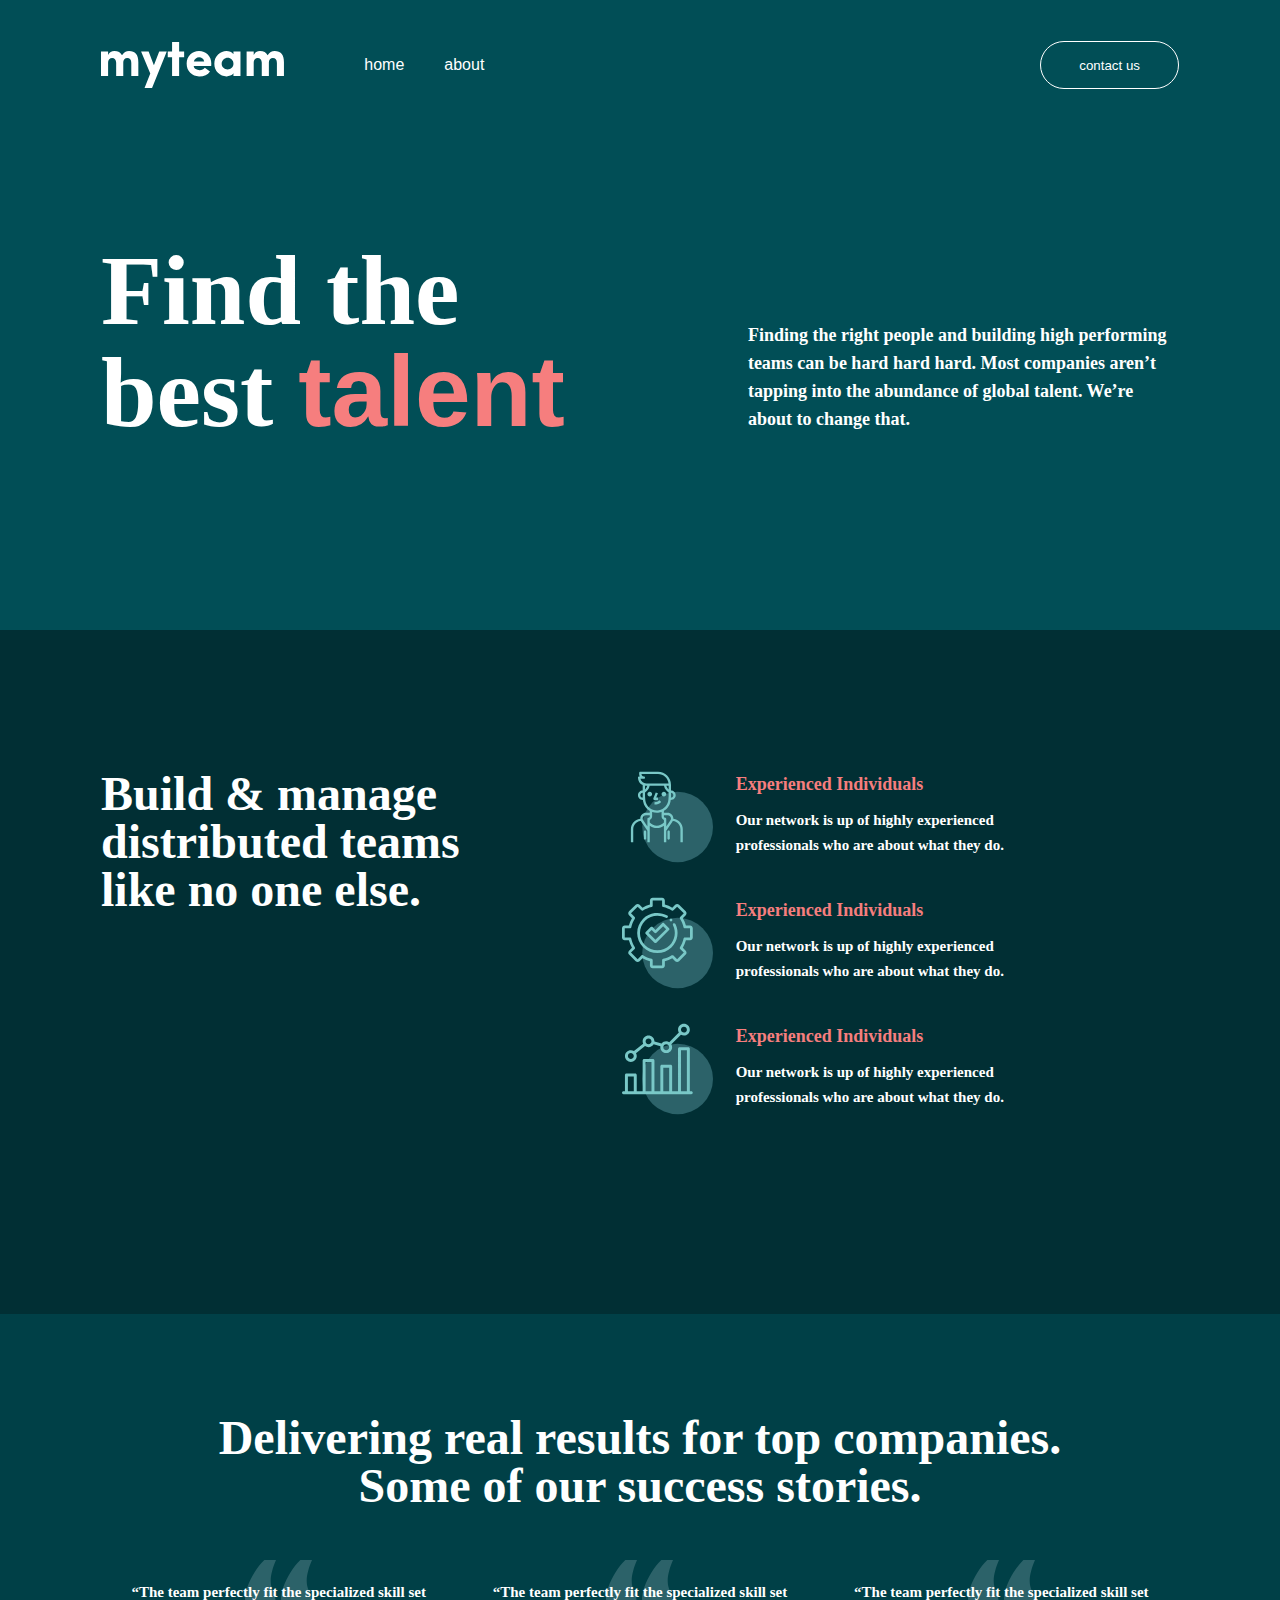
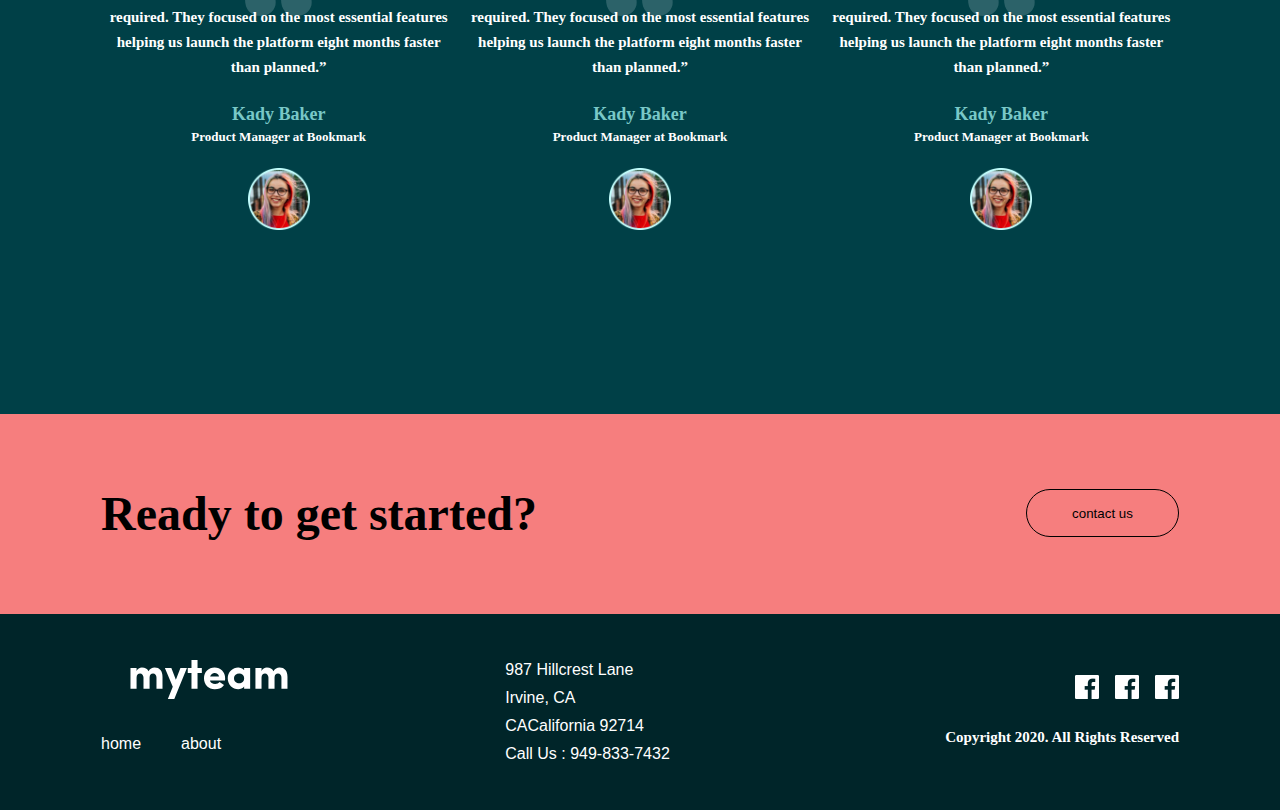
<file: index.html>
<!DOCTYPE html>
<html lang="en">
<head>
    <meta charset="UTF-8">
    <meta name="viewport" content="width=device-width, initial-scale=1.0">
    <title>Document</title>
    <link rel="stylesheet" href="/css/main.min.css">
</head>
<body>
    <header class="header">
        <div class="container">
            <nav class="navbar">
                <div class="navbar__logo">
                    <img src="./assets/myteam-logo.svg" alt="">
                </div>
                <div class="navbar__collections">
                    <ul class="navbar__collections__item">
                        <li class="navbar__list"><a href="#">home</a></li>
                        <li class="navbar__list"><a href="/about.html">about</a></li>
                    </ul>
                </div>
                <div class="navbar__contact">
                    <button><a href="/contact.html">contact us</a></button>
                </div>
                <img class="hamburger__menu" src="/assets/Group 2 (1).png" alt="">
            </nav>
        </div>
    </header>

    <main class="main">
        <section class="section">
            <div class="container">
                <div class="hero">
                    <div class="hero__title">
                        <p>Find the best <b style="color:#F67E7E;">talent</b></p>
                    </div>
                    <div class="hero__text">
                        <p>Finding the right people and building high performing teams can be hard hard hard. Most companies aren’t tapping into the abundance of global talent. We’re about to change that.</p>
                    </div>
                </div>
            </div>
        </section>

        <section class="section__main">
            <div class="container">
                <div class="about">
                    <div class="about__title">
                        <p>Build & manage distributed teams like no one else.</p>
                    </div>
                    <div class="about__text">
                        <div class="about__text__first">
                            <div class="about__text__first__img"><img src="./assets/Group 11.svg" alt=""></div>
                            <div class="about__text__first__title">
                                <p>Experienced Individuals</p>
                                <p class="first__text">Our network is  up of highly experienced professionals who are about what they do.</p>
                            </div>

                        </div>
                        <div class="about__text__first">
                            <div class="about__text__first__img"><img src="./assets/Group 12.svg" alt=""></div>
                            <div class="about__text__first__title">
                                <p>Experienced Individuals</p>
                                <p class="first__text">Our network is  up of highly experienced professionals who are about what they do.</p>
                            </div>

                        </div>
                        <div class="about__text__first">
                            <div class="about__text__first__img"><img src="./assets/Group 13.svg" alt=""></div>
                            <div class="about__text__first__title">
                                <p>Experienced Individuals</p>
                                <p class="first__text">Our network is  up of highly experienced professionals who are about what they do.</p>
                            </div>

                        </div>
                        
                    </div>
                </div>
            </div>
        </section>

        <section class="section__mainn">
            <div class="container">
                <div class="result">
                    
                    <div class="result__title">
                        <p>Delivering real results for top companies. Some of our success stories.</p>
                    </div>
                    <div class="result__bottom">
                        <div class="result__card">
                            <div class="result__img">
                                <img src="/assets/“.svg" alt="">
                            </div>
                            <div class="result__card__text">
                                <p> “The team perfectly fit the specialized skill set required. They focused on the most essential features helping us launch the platform eight months faster than planned.”</p>
                            </div>
                            <div class="result__card__title">
                                <p>Kady Baker</p>
                                <p id="second">Product Manager at Bookmark</p>
                            </div>
                            <div class="result__card__img">
                                <img src="/assets/Oval@2x.png" alt="">
                            </div>
                        </div>
                        <div class="result__card">
                            <div class="result__img">
                                <img src="/assets/“.svg" alt="">
                            </div>
                            <div class="result__card__text">
                                <p> “The team perfectly fit the specialized skill set required. They focused on the most essential features helping us launch the platform eight months faster than planned.”</p>
                            </div>
                            <div class="result__card__title">
                                <p>Kady Baker</p>
                                <p id="second">Product Manager at Bookmark</p>
                            </div>
                            <div class="result__card__img">
                                <img src="/assets/Oval@2x.png" alt="">
                            </div>
                        </div>
                        <div class="result__card">
                            <div class="result__img">
                                <img src="/assets/“.svg" alt="">
                            </div>
                            <div class="result__card__text">
                                <p> “The team perfectly fit the specialized skill set required. They focused on the most essential features helping us launch the platform eight months faster than planned.”</p>
                            </div>
                            <div class="result__card__title">
                                <p>Kady Baker</p>
                                <p id="second">Product Manager at Bookmark</p>
                            </div>
                            <div class="result__card__img">
                                <img src="/assets/Oval@2x.png" alt="">
                            </div>
                        </div>
                    </div>
                </div>
            </div>
        </section>

        <section class="contact">
            <div class="container">
                <div class="contact__wrapper">
                    <div class="contact__wrapper__title">
                        <p>Ready to get started?</p>
                    </div>
                    <div class="contact__btn">
                        <button>contact us</button>
                    </div>
                </div>
            </div>
        </section>

    </main>

    <footer class="footer">
            <div class="container">
                <div class="footer__wrapper">
                    <div class="footer__card">
                        <div class="footer__card__logo"><img src="/assets/myteam-logo.svg" alt=""></div>
                        <div class="footer__link">
                            <li class="footer__list"><a href="#">home</a></li>
                            <li class="footer__list"><a href="#">about</a></li>
                        </div>
                    </div>
                    <div class="footer__card">
                        <ul class="footer__collection">
                            <li class="footer__list__second"><a href="#">987  Hillcrest Lane</a></li>
                                <li class="footer__list__second"><a href="#">Irvine, CA</a></li>
                                    <li class="footer__list__second"><a href="#">CACalifornia 92714</a></li>
                                    <li class="footer__list__second"><a href="#">Call Us : 949-833-7432</a></li>
                        </ul>
                    </div>

                    <div class="footer__card">
                        <div class="footer__card__images">
                            <img src="/assets/Path@2x.png" alt="">
                            <img src="/assets/Path@2x.png" alt="">
                            <img src="/assets/Path@2x.png" alt="">
                        </div>
                        <p class="footer__text">Copyright 2020. All Rights Reserved</p>
                    </div>
                </div>
            </div>
    </footer>

</body>
</html>
</file>
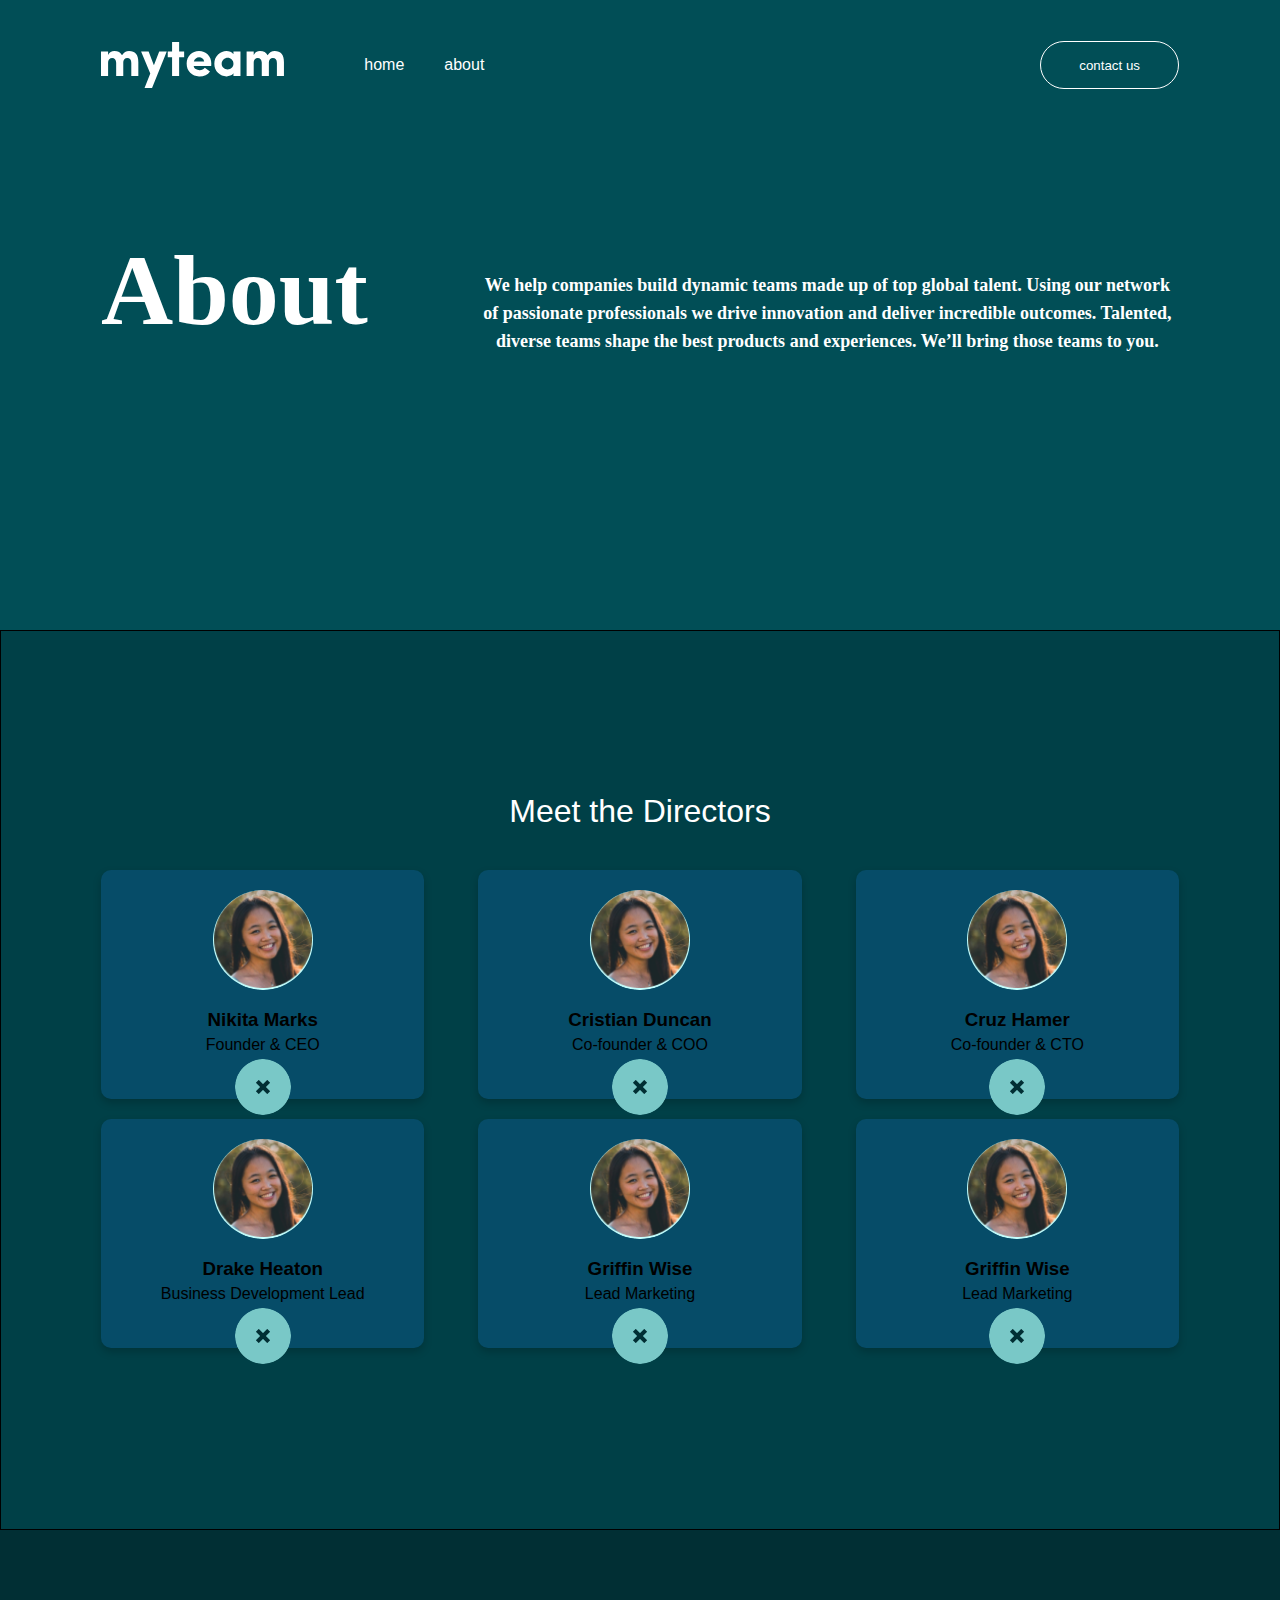
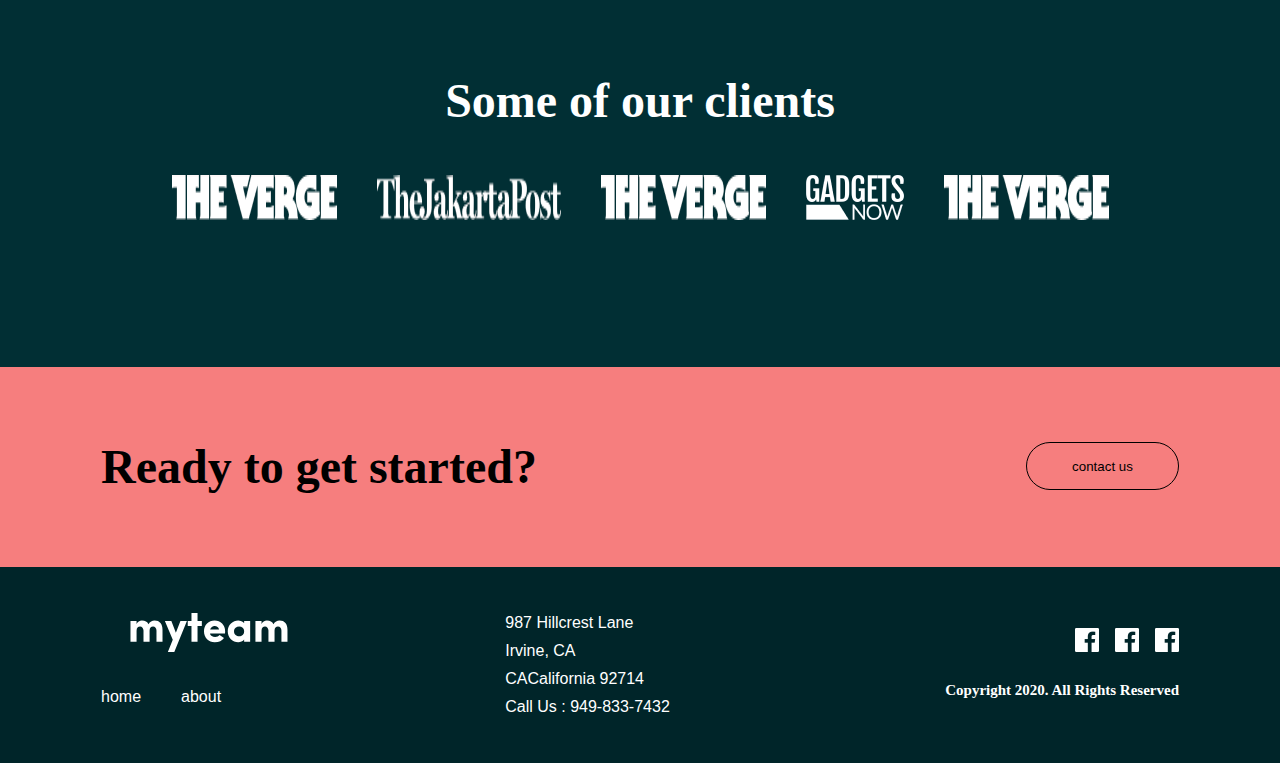
<file: about.html>
<!DOCTYPE html>
<html lang="en">
<head>
    <meta charset="UTF-8">
    <meta name="viewport" content="width=device-width, initial-scale=1.0">
    <title>Document</title>
    <link rel="stylesheet" href="./css/main.min.css">
</head>
<body>
    <header class="header">
        <div class="container">
            <nav class="navbar">
                <div class="navbar__logo">
                    <img src="./assets/myteam-logo.svg" alt="">
                </div>
                <div class="navbar__collections">
                    <ul class="navbar__collections__item">
                        <li class="navbar__list"><a href="/index.html">home</a></li>
                        <li class="navbar__list"><a href="#">about</a></li>
                    </ul>
                </div>
                <div class="navbar__contact">
                    <button><a href="/contact.html">contact us</a></button>
                </div>
                <img class="hamburger__menu" src="/assets/Group 2 (1).png" alt="">
            </nav>
        </div>
    </header>

    <main class="main">
        <section class="section">
            <div class="container">
                <div class="hero">
                    <div class="hero__title">
                        <p>About</p>
                    </div>
                    <div class="hero__text__second">
                        <p>We help companies build dynamic teams made up of top global talent. Using our network of passionate professionals we drive innovation and deliver incredible outcomes. Talented, diverse teams shape the best products and experiences. We’ll bring those teams to you.</p>
                    </div>
                </div>
            </div>
        </section>

        <section class="about__card">
            <div class="container">
                <div class="title">Meet the Directors</div>
                <div class="directors">
                    <div class="director">
                        <img src="/assets/Oval.png" alt="Nikita Marks">
                        <h3>Nikita Marks</h3>
                        <p>Founder & CEO</p>
                        <img style="width: 56px;height: 56px;margin-bottom: -40px;" src="/assets/Group 13 (1).png" alt="">
                    </div>
                    <div class="director">
                        <img src="/assets/Oval.png" alt="Cristian Duncan">
                        <h3>Cristian Duncan</h3>
                        <p>Co-founder & COO</p>
                        <img style="width: 56px;height: 56px;margin-bottom: -40px;" src="/assets/Group 13 (1).png" alt="">
                    </div>
                    <div class="director">
                        <img src="/assets/Oval.png" alt="Cruz Hamer">
                        <h3>Cruz Hamer</h3>
                        <p>Co-founder & CTO</p>
                        <img style="width: 56px;height: 56px;margin-bottom: -40px;" src="/assets/Group 13 (1).png" alt="">
                    </div>
                    <div class="director">
                        <img src="/assets/Oval.png" alt="Drake Heaton">
                        <h3>Drake Heaton</h3>
                        <p>Business Development Lead</p>
                        <img style="width: 56px;height: 56px;margin-bottom: -40px;" src="/assets/Group 13 (1).png" alt="">
                    </div>
                    <div class="director">
                        <img src="/assets/Oval.png" alt="Griffin Wise">
                        <h3>Griffin Wise</h3>
                        <p>Lead Marketing</p>
                        <img style="width: 56px;height: 56px;margin-bottom: -40px;" src="/assets/Group 13 (1).png" alt="">
                    </div>

                    <div class="director">
                        <img src="/assets/Oval.png" alt="Griffin Wise">
                        <h3>Griffin Wise</h3>
                        <p>Lead Marketing</p>
                        <img style="width: 56px;height: 56px;margin-bottom: -40px;" src="/assets/Group 13 (1).png" alt="">
                    </div>
                   
                </div>
            </div>
        </section>

        <section class="client">
            <div class="container">
                <div class="wrapper__clients">
                    <h2>Some of our clients</h2>
                    <div class="clients">
                        <img src="/assets/Object.png" alt="The Verge">
                        <img src="/assets/jakarta.png" alt="The Jakarta Post">
                        <img src="/assets/Object.png" alt="The Guardian">
                        <img src="/assets/gadgets-now.png" alt="TechRadar">
                        <img src="/assets/Object.png" alt="Gadgets Now">
                    </div>
                </div>
            </div>
        </section>

        <section class="contact">
            <div class="container">
                <div class="contact__wrapper">
                    <div class="contact__wrapper__title">
                        <p>Ready to get started?</p>
                    </div>
                    <div class="contact__btn">
                        <button>contact us</button>
                    </div>
                </div>
            </div>
        </section>
    </main>

    <footer class="footer">
        <div class="container">
            <div class="footer__wrapper">
                <div class="footer__card">
                    <div class="footer__card__logo"><img src="/assets/myteam-logo.svg" alt=""></div>
                    <div class="footer__link">
                        <li class="footer__list"><a href="#">home</a></li>
                        <li class="footer__list"><a href="#">about</a></li>
                    </div>
                </div>
                <div class="footer__card">
                    <ul class="footer__collection">
                        <li class="footer__list__second"><a href="#">987  Hillcrest Lane</a></li>
                            <li class="footer__list__second"><a href="#">Irvine, CA</a></li>
                                <li class="footer__list__second"><a href="#">CACalifornia 92714</a></li>
                                <li class="footer__list__second"><a href="#">Call Us : 949-833-7432</a></li>
                    </ul>
                </div>

                <div class="footer__card">
                    <div class="footer__card__images">
                        <img src="/assets/Path@2x.png" alt="">
                        <img src="/assets/Path@2x.png" alt="">
                        <img src="/assets/Path@2x.png" alt="">
                    </div>
                    <p class="footer__text">Copyright 2020. All Rights Reserved</p>
                </div>
            </div>
        </div>
</footer>
    
</body>
</html>
</file>
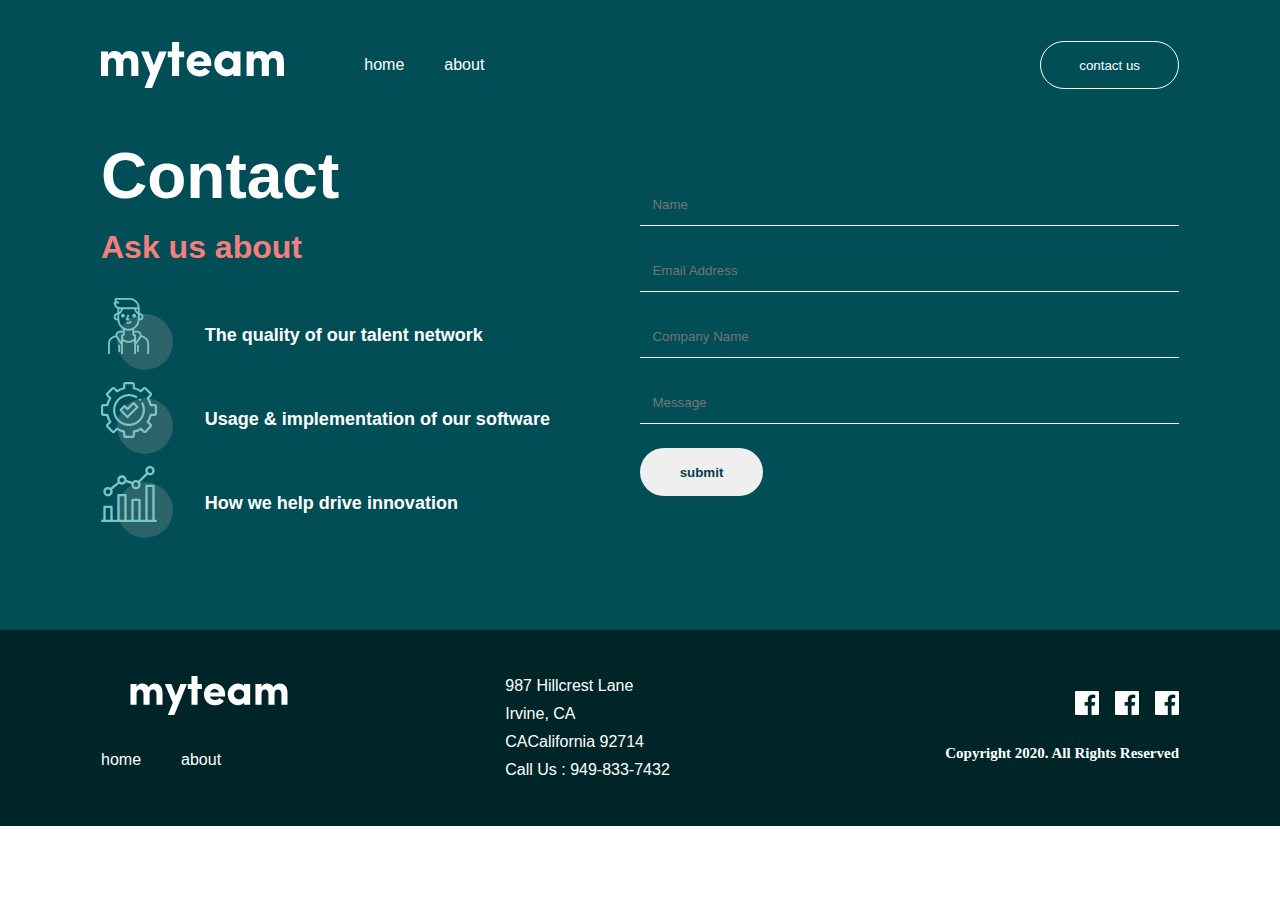
<file: contact.html>
<!DOCTYPE html>
<html lang="en">
<head>
    <meta charset="UTF-8">
    <meta name="viewport" content="width=device-width, initial-scale=1.0">
    <title>Document</title>
    <link rel="stylesheet" href="/css/main.min.css">
</head>
<body>
    <header class="header">
        <div class="container">
            <nav class="navbar">
                <div class="navbar__logo">
                    <img src="./assets/myteam-logo.svg" alt="">
                </div>
                <div class="navbar__collections">
                    <ul class="navbar__collections__item">
                        <li class="navbar__list"><a href="/index.html">home</a></li>
                        <li class="navbar__list"><a href="/about.html">about</a></li>
                    </ul>
                </div>
                <div class="navbar__contact">
                    <button><a href="#">contact us</a></button>
                </div>
                <img class="hamburger__menu" src="/assets/Group 2 (1).png" alt="">
            </nav>
        </div>
    </header>


    <main class="main">
        <section class="contact__top">
            <div class="container">
              <div class="contact__wrapper">
                <div class="contact__content">
                  <div class="contact__bigtitle">
                    <p>Contact</p>
                    <p>Ask us about</p>
                  </div>
                  <div class="contact__block">
                    <div class="contact__card">
                      <div class="contact__img">
                        <img src="./assets/Group 11.svg" alt="" />
                      </div>
                      <div class="contact__title">
                        <p>The quality of our talent network</p>
                      </div>
                    </div>
                    <div class="contact__card">
                      <div class="contact__img">
                        <img src="./assets/Group 12.svg" alt="" />
                      </div>
                      <div class="contact__title">
                        <p id="text__contact">Usage & implementation of our software</p>
                      </div>
                    </div>
                    <div class="contact__card">
                      <div class="contact__img">
                        <img src="./assets/Group 13.svg" alt="" />
                      </div>
                      <div class="contact__title">
                        <p>How we help drive innovation</p>
                      </div>
                    </div>
                  </div>
                </div>
               <!-- <div class="form__wrapper"> -->
                <form class="contact__main">
                  <input required placeholder="  Name" class="contact__inp" type="text" />
                  <input required placeholder="  Email Address"  class="contact__inp" type="email" />
                  <input required placeholder="  Company Name" class="contact__inp" type="text" />
                  <input required placeholder="  Message" class="contact__inp" type="text" />
                  <button class="contact__btn">submit</button>
                </form>
               <!-- </div> -->
              </div>
            </div>
          </section>
    </main>

    <footer class="footer">
      <div class="container">
          <div class="footer__wrapper">
              <div class="footer__card">
                  <div class="footer__card__logo"><img src="/assets/myteam-logo.svg" alt=""></div>
                  <div class="footer__link">
                      <li class="footer__list"><a href="#">home</a></li>
                      <li class="footer__list"><a href="#">about</a></li>
                  </div>
              </div>
              <div class="footer__card">
                  <ul class="footer__collection">
                      <li class="footer__list__second"><a href="#">987  Hillcrest Lane</a></li>
                          <li class="footer__list__second"><a href="#">Irvine, CA</a></li>
                              <li class="footer__list__second"><a href="#">CACalifornia 92714</a></li>
                              <li class="footer__list__second"><a href="#">Call Us : 949-833-7432</a></li>
                  </ul>
              </div>

              <div class="footer__card">
                  <div class="footer__card__images">
                      <img src="/assets/Path@2x.png" alt="">
                      <img src="/assets/Path@2x.png" alt="">
                      <img src="/assets/Path@2x.png" alt="">
                  </div>
                  <p class="footer__text">Copyright 2020. All Rights Reserved</p>
              </div>
          </div>
      </div>
</footer>
    
</body>
</html>
</file>
<file: css/main.min.css>
*{margin:0;padding:0;box-sizing:border-box;font-family:sans-serif}.container{width:100%;max-width:1110px;padding:0 16px;margin:0 auto}li{list-style:none}a{color:inherit;text-decoration:none}.header{width:100%;height:130px;background:#014e56;display:flex;align-items:center}.navbar{width:100%;height:48px;display:flex;gap:80px;background:#014e56;align-items:center;color:#fff}.navbar__logo{width:17%;height:100%;background:#014e56}.navbar__logo img{width:100%;height:100%}.navbar__collections{width:20%;height:100%;flex:1}.navbar__collections__item{width:100%;height:100%;display:flex;gap:40px;align-items:center}.navbar__contact{width:20%;height:100%;display:flex;justify-content:end}.navbar__contact button{padding:13px 38px;border-radius:30px;border:1px solid #fff;color:#fff;background:#014e56}.navbar__contact button:hover{cursor:pointer;transform:scale(1.01)}.navbar .hamburger__menu{width:24px;height:20px;display:none}@media(max-width: 774px){.navbar__contact button{padding:10px 20px}}@media(max-width: 554px){.navbar__contact button{padding:8px 15px}}@media(max-width: 510px){.navbar{gap:0;justify-content:space-between}.navbar__logo{width:100px}.navbar__collections{display:none}.navbar__contact{display:none}.navbar .hamburger__menu{display:block}}@media(max-width: 682px){.navbar{gap:30px}}.section{width:100%;height:500px;border:1px solid #014e56;background:#014e56}.hero{width:100%;height:200px;display:flex;gap:108px;margin-top:110px}.hero__title{width:50%;height:100%}.hero__text{width:40%;height:100%}.hero__title p{font-family:Livvic;font-size:100px;font-weight:700;line-height:100px;text-align:left;color:#fff}.hero__text p{font-family:Livvic;font-size:18px;font-weight:600;line-height:28px;text-align:left;margin-top:80px;color:#fff}@media(max-width: 985px){.section{height:400px}.hero{margin-top:40px}.hero__title p{font-size:70px;line-height:70px;margin-top:60px}.hero__text p{font-size:16px;margin-top:50px}}@media(max-width: 743px){.section{height:350px}.hero{height:220px;display:flex;align-items:center;gap:0;flex-direction:column}.hero__title{width:80%;height:150px;display:flex;justify-content:center}.hero__text{width:40%;height:200px}.hero__title p{font-size:50px;margin-top:10px}.hero__text{width:80%;height:150px}.hero__text p{margin-top:10px}}@media(max-width: 568px){.hero__title{width:100%}.hero__text{width:100%}}@media(max-width: 458px){.hero__title p{font-size:43px;line-height:40px}}@media(max-width: 372px){.hero__text p{font-size:14px}}.section__main{width:100%;height:684px;background:#012f34;display:flex;align-items:center}.about{width:100%;height:404px;display:flex;gap:90px}.about__title{width:40%;height:220px}.about__text{width:42%;height:346px;display:flex;flex-direction:column;gap:32px}.about__title p{font-family:Livvic;font-size:48px;font-weight:700;line-height:48px;color:#fff}.about__text__first{width:100%;height:94px;display:flex;gap:23px}.about__text__first__img{width:20%;height:100%}.about__text__first__title{width:75%;height:100%}.about__text__first__img img{width:100%;height:100%}.about__text__first__title p{font-family:Livvic;font-size:18px;font-weight:700;line-height:28px;color:#f67e7e}.about .first__text{font-family:Livvic;font-size:15px;font-weight:600;line-height:25px;margin-top:10px;color:#fff}@media(max-width: 927px){.about__title p{font-size:40px}.about .first__text{font-size:14px}}@media(max-width: 863px){.about{display:flex;flex-direction:column;gap:20px;height:auto}.about__title{width:80%;height:90px}.about__text{width:80%}.about__text__first__img{width:15%}.about__text__firts{height:90px}.about__title p{font-size:30px;line-height:30px}}@media(max-width: 600px){.section__main{height:900px}.about__text{height:auto}.about__text{width:100%}.about__text__first{display:flex;flex-direction:column;height:auto;align-items:center;gap:16px}.about__text__first__title{text-align:center}.about__title{width:50%;height:auto;margin-left:70px}}.section__mainn{width:100%;height:700px;background:#004047;display:flex;align-items:center}.result{width:100%;height:500px;display:flex;flex-direction:column;align-items:center;gap:50px}.result__title{width:80%;height:96px}.result__bottom{width:100%;height:313px;display:flex;gap:6px}.result__title p{font-family:Livvic;font-size:48px;font-weight:700;line-height:48px;text-align:center;color:#fff}.result__card{width:33%;height:100%;display:flex;flex-direction:column;gap:20px}.result__img{width:100%;display:flex;justify-content:center}.result__img img{width:67px;height:56px;margin-bottom:-80px}.result__card__text{width:100%;height:100px}.result__card__text p{font-family:Livvic;font-size:15px;font-weight:600;line-height:25px;text-align:center;color:#fff}.result__card__title{width:100%;height:48px}.result__card__title__second{font-family:Livvic;font-size:13px;line-height:18px;text-align:center}.result__card__title p{font-family:Livvic;font-size:18px;font-weight:700;line-height:28px;text-align:center;color:#79c8c7}.result #second{font-family:Livvic;font-size:13px;line-height:18px;text-align:center;color:#fff}.result__card__img{width:100%;height:64px;display:flex;justify-content:center}.result__card__img img{width:62px;height:62px}@media(max-width: 871px){.section__mainn{width:100%;height:1200px}.result{height:auto}.result__title p{font-size:40px}.result__bottom{display:flex;flex-direction:column;height:auto;gap:45px}.result__card{width:100%;display:flex;gap:20px;margin-top:30px}.result__card__text{height:auto}}@media(max-width: 580px){.result__title p{font-size:30px;line-height:30px}}.contact{width:100%;height:200px;background:#f67e7e}.contact__wrapper{width:100%;height:200px;display:flex;align-items:center;justify-content:space-between}.contact__wrapper__title{width:50%;height:100%;display:flex;align-items:center}.contact__wrapper__title p{font-family:Livvic;font-size:48px;font-weight:700;line-height:48px}.contact__btn{width:153px;height:50px}.contact__btn button{width:153px;height:48px;border-radius:30px;border:1px solid;background:inherit}.contact__btn button:hover{transform:scale(1.02);cursor:pointer}@media(max-width: 572px){.contact__wrapper{display:flex;flex-direction:column;gap:20px}.contact{height:302px;display:flex;align-items:center}}.footer{width:100%;height:196px;background:#002529}.footer__wrapper{width:100%;height:196px;display:flex;justify-content:space-between}.footer__card{width:25%;height:100%;display:flex;justify-content:center;flex-direction:column;gap:25px}.footer__card__logo{width:80%;height:20%}.footer__card__logo img{width:100%;height:100%}.footer__link{width:100%;height:40px;display:flex;gap:40px;align-items:center;color:#fff}.footer__collection{width:100%;height:100%;display:flex;flex-direction:column;gap:10px;justify-content:center}.footer__list__second{color:#fff}.footer__card__images{width:100%;height:25px;display:flex;gap:16px;justify-content:end}.footer__card__images img{width:24px;height:24px}.footer__text{font-family:Livvic;font-size:15px;font-weight:600;line-height:25px;text-align:right;color:#fff}@media(max-width: 620px){.footer{height:350px}.footer__wrapper{height:auto;display:flex;flex-direction:column;align-items:center;gap:20px}.footer__card{display:flex;gap:5px;width:50%}.footer__card__images{display:flex;justify-content:start}.footer__text{display:flex;justify-content:start}}@media(max-width: 500px){.footer__text{display:none}}.hero__text__second p{font-family:Livvic;font-size:18px;font-weight:600;line-height:28px;text-align:center;color:#fff;margin-top:30px}@media(max-width: 558px){.hero__text__second p{font-size:16px;margin-top:20px}}.about__card{width:100%;height:900px;border:1px solid;background:#004047;display:flex;align-items:center}.client{width:100%;height:437px;background:#012f34}.title{text-align:center;margin-bottom:40px;font-size:2em;color:#fff}h2{font-family:Livvic;font-size:48px;font-weight:700;line-height:48px;color:#fff}.directors{display:flex;flex-wrap:wrap;justify-content:space-between}.director{background-color:#064c68;border-radius:10px;text-align:center;width:30%;margin-bottom:20px;padding:20px;box-shadow:0 4px 8px rgba(0,0,0,.2);transition:transform .3s ease}.director:hover{transform:translateY(-10px)}.director img{border-radius:50%;width:100px;height:100px;-o-object-fit:cover;object-fit:cover}.director h3{margin:15px 0 5px 0}.director p{margin:5px 0}.quote{background-color:#032f45;display:flex;align-items:center;justify-content:center;border-radius:10px;padding:20px;width:100%}.quote p{margin:0;font-style:italic}.social-icons{display:flex;justify-content:center;margin-top:10px}.social-icons a{color:#fff;margin:0 5px;text-decoration:none}.wrapper__clients{width:100%;height:437px;display:flex;flex-direction:column;justify-content:center;align-items:center;gap:50px}.clients{display:flex;flex-wrap:wrap;justify-content:center;gap:40px}.clients img{max-width:100%;height:auto;max-height:80px}@media(max-width: 1110px){.container{padding:10px}}@media(max-width: 768px){.about__card{height:auto}.director{width:45%}}@media(max-width: 480px){.director{width:100%}}.contact__top{width:100%;height:500px;background:#014e56;padding:20px 0 100px 0;display:flex;align-items:center}.contact__top .contact__wrapper{width:100%;display:flex}.contact__top .contact__wrapper .contact__content{width:50%;display:flex;flex-direction:column;gap:32px}.contact__top .contact__wrapper .contact__content .contact__bigtitle{width:100%;display:flex;flex-direction:column;gap:16px}.contact__top .contact__wrapper .contact__content .contact__bigtitle p:nth-child(1){font-size:64px;font-weight:700;color:#fff}.contact__top .contact__wrapper .contact__content .contact__bigtitle p:nth-child(2){font-size:32px;font-weight:700;color:#f67e7e}.contact__top .contact__wrapper .contact__content .contact__block{width:100%;display:flex;flex-direction:column;gap:8px}.contact__top .contact__wrapper .contact__content .contact__block .contact__card{width:100%;display:flex;gap:23px;align-items:center}.contact__top .contact__wrapper .contact__content .contact__block .contact__card .contact__img{width:15%}.contact__top .contact__wrapper .contact__content .contact__block .contact__card .contact__title{width:75%}.contact__top .contact__wrapper .contact__content .contact__block .contact__card .contact__title p{font-size:18px;font-weight:700;color:#fff}.contact__top .contact__wrapper .contact__main{width:50%;display:flex;flex-direction:column;gap:24px}.contact__top .contact__wrapper .contact__main .contact__inp{width:100%;background:rgba(0,0,0,0)}.contact__top .contact__wrapper .contact__main .contact__inp:nth-child(1){height:42px;border:none;border-bottom:1px solid #fff;outline:none;padding-left:5px;color:#fff}.contact__top .contact__wrapper .contact__main .form__wrapper{width:50%;display:flex;flex-direction:column;gap:24px}.contact__top .contact__wrapper .contact__main .contact__inp:nth-child(2){height:42px;border:none;border-bottom:1px solid #fff;outline:none;padding-left:5px;color:#fff}.contact__top .contact__wrapper .contact__main .contact__inp:nth-child(3){height:42px;border:none;border-bottom:1px solid #fff;outline:none;padding-left:5px;color:#fff}.contact__top .contact__wrapper .contact__main .contact__inp:nth-child(4){height:42px;outline:none;border:none;padding-left:5px;color:#fff;border-bottom:1px solid #fff}.contact__top .contact__wrapper .contact__main .contact__btn{width:123px;height:48px;border-radius:30px;border:none;font-weight:600;color:#004047;transition:.2s}.contact__top .contact__wrapper .contact__main .contact__btn:hover{cursor:pointer;transform:scale(1.02)}@media(max-width: 573px){.contact__top{height:auto}.contact__title p{font-size:12px}.contact__card{width:100%}.contact__block{width:100%}.contact__wrapper{height:auto;width:100%}#text__contact{font-size:14px}}@media(max-width: 950px){.contact{padding:0}.contact .contact__wrapper{flex-direction:column;gap:50px;padding:0 20px}.contact .contact__wrapper .contact__content{width:100%}.contact .contact__wrapper .contact__content .contact__bigtitle{width:100%;align-items:center}.contact .contact__wrapper .contact__content .contact__block{width:100%;display:flex;justify-content:center;align-items:center}.contact .contact__wrapper .contact__content .contact__block .contact__card{width:100%;display:flex;align-items:center;justify-content:center;gap:40px}.contact .contact__wrapper .contact__main{width:100%}}/*# sourceMappingURL=main.min.css.map */
</file>
